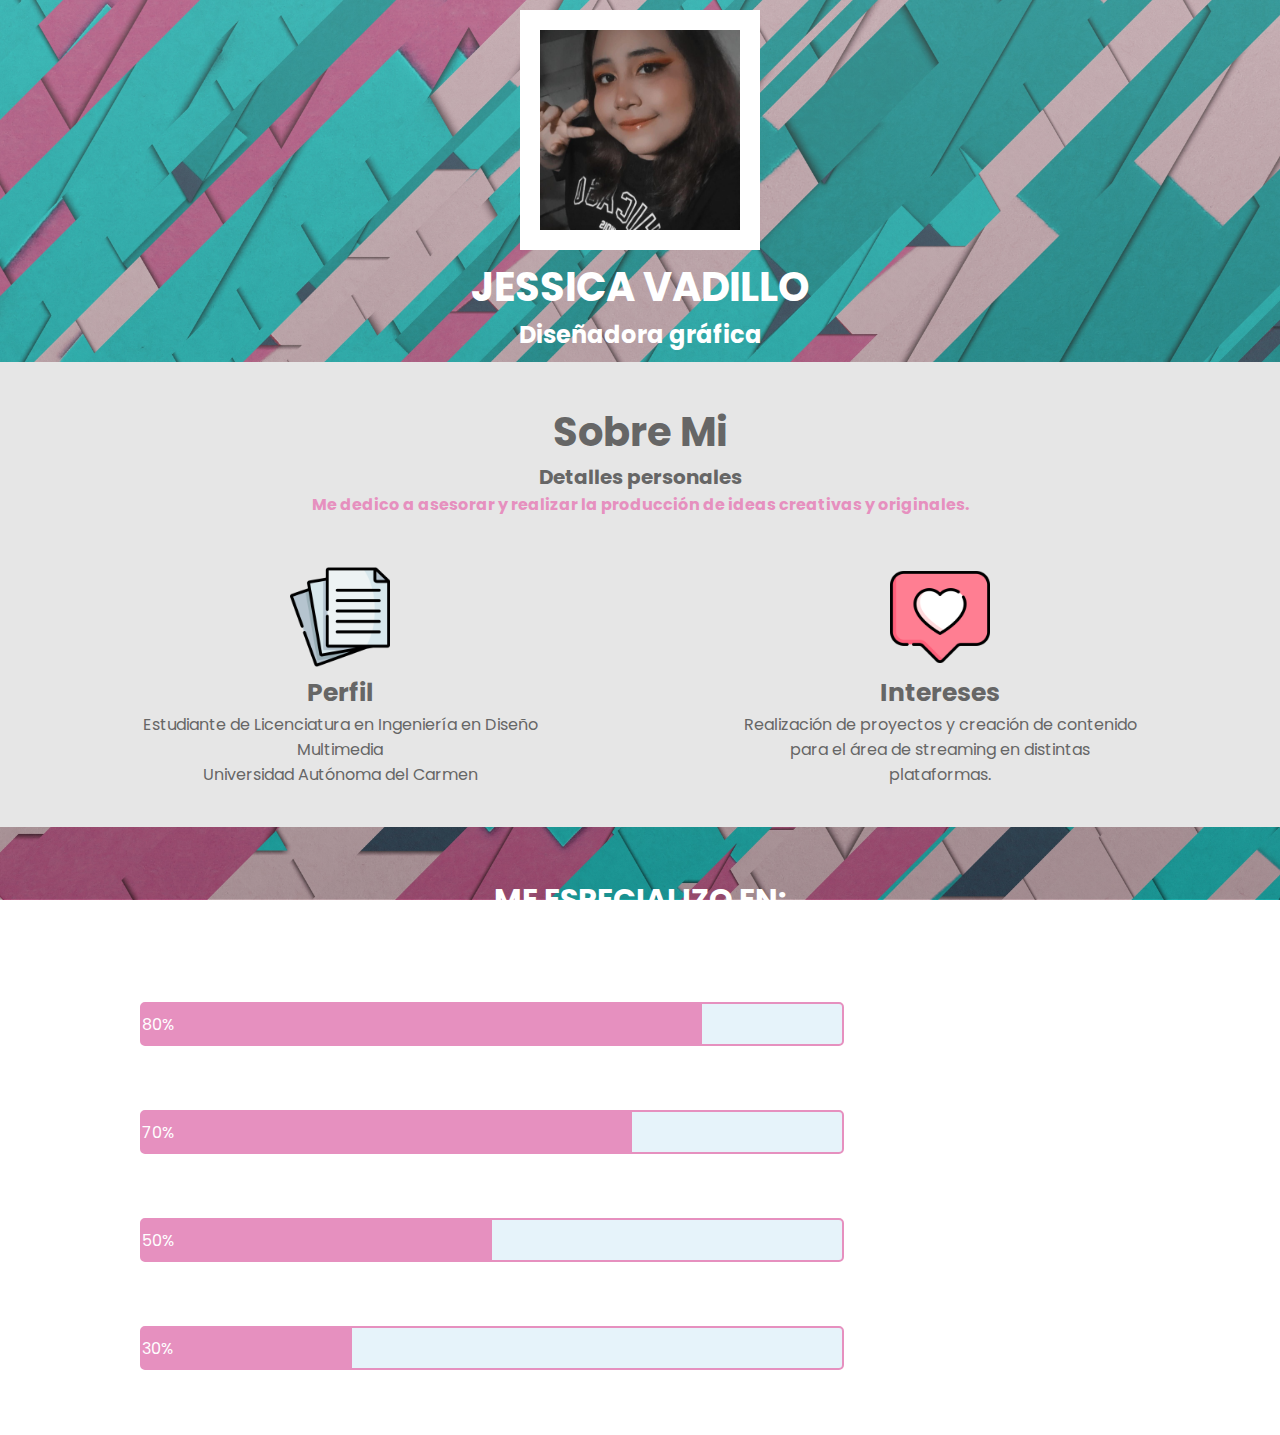
<file: index.html>
<!DOCTYPE html>
<head>
    <meta charset="UTF-8">
    <link rel="stylesheet" href="styles.css">
    <link rel="preconnect" href="https://fonts.googleapis.com">
<link rel="preconnect" href="https://fonts.gstatic.com" crossorigin>
<link href="https://fonts.googleapis.com/css2?family=Poppins:ital,wght@0,100;0,300;1,100;1,300&display=swap" rel="stylesheet">
    <meta name"viewport" content="width=device-width, initial-scale=1.0">
    <title>CURRÍCULUM JESSICA VADILLO</title>
</head>
<body>
    <section class="inicio" id="inicio">
        <div class="contenido-seccion">
            <header>
                <img src="Perfil.jpg" alt="Foto de Perfil" width="200" heigh="200" class="fpor" border="20px">
            <h1 class="Nombre">JESSICA VADILLO</h1>
            <h2 class="Profesion">Diseñadora gráfica</h2>
        </div>
    </header>

    <section class="sobremi" id="sobremi">
        <div class="contenido-seccion">
            <h2 class="titulo-seccion">Sobre Mi</h2>
            <h3>Detalles personales</h3>

            <p class="especial">Me dedico a asesorar y realizar la producción de ideas creativas y originales.</p>
            <div class="fila">
                <div class="col">
                    <img src="Papel.png" alt="Perfil" width="100" heigh="100" class="fpor">
                    <p class="Perfil">Perfil</p>
                    <p>Estudiante de Licenciatura en Ingeniería en Diseño Multimedia</p>
                    <p>Universidad Autónoma del Carmen</p>
                </div>
                <div class="col">
                    <img src="Megusta.png" alt="Intereses" width="100" heigh="100" class="fpor">
                    <p class="Intereses">Intereses</p>
                    <p>Realización de proyectos y creación de contenido para el área de streaming en distintas plataformas.</p>
                </div>
            </div>
        </div>
    </section>
    <section class="habilidades" id="habilidades">
        <div class="contenido-seccion">
            <h2 class="titulo-seccion">Me especializo en:</h2>
            <h3 class="Illustrator">Illustrator</h3>
            <div class="container">
                <div class="progress">
                  <div class="progress-bar" role="progressbar" style="width:80%">
                  80%
                  </div>
                </div>
              </div> 
              <h3 class="Photoshop">Photoshop</h3>
            <div class="container">
                <div class="progress">
                  <div class="progress-bar" role="progressbar" style="width:70%">
                  70%
                  </div>
                </div>
              </div> 
              <h3 class="Blender">Blender</h3>
            <div class="container">
                <div class="progress">
                  <div class="progress-bar" role="progressbar" style="width:50%">
                  50%
                  </div>
                </div>
              </div> 
              <h3 class="HTML">HTML</h3>
            <div class="container">
                <div class="progress">
                  <div class="progress-bar" role="progressbar" style="width:30%">
                  30%
                  </div>
                </div>
              </div> 
</body>
</file>
<file: styles.css>
@import url('https://fonts.googleapis.com/css2?family=Poppins:ital,wght@0,100;0,300;1,100;1,300&display=swap');
  *{
  font-family: 'Poppins', sans-serif;
  margin:0%;
  padding:0%;
  }
  html{
    scroll-behavior: smooth;
}
.inicio{
  text-align: center;
  background: linear-gradient(rgba(141, 139, 139, 0.3), rgba(24, 23, 23, 0.3)),
  url("Fondo.jpg");
  background-size: cover;
  background-attachment: fixed;
  background-position: center;
  color: #fff;
}
.inicio .contenido-seccion .Nombre{
  font-size: 40px;
}
.inicio .contenido-seccion{
  max-width: 1000px;
  margin: auto;
  text-align: center;
  padding: 10px;
}
.sobremi{
  background-color: #e6e6e6;
  padding: 30px;
  text-align: center;
}

.sobremi .contenido-seccion h2{
  font-size: 40px;
  color:#666;
}
.sobremi .contenido-seccion h3{
  font-size: 20px;
  color:#666;
}
.sobremi .contenido-seccion .especial{
  color: #e690bf;
  font-weight: bold;
  margin-bottom: 50px;
}
.sobremi .contenido-seccion .Perfil{
  color:#666;
  font-size: 25px;
  font-weight:bold;
}
.sobremi .contenido-seccion p{
  max-width: 700px;
  margin: auto;
  color: #666;
}
.sobremi .contenido-seccion .Intereses{
  color:#666;
  font-size: 25px;
  font-weight:bold;
}
.sobremi .contenido-seccion .fila{
  display: flex;
  margin-top: 30px;
  justify-content: space-between;
}
.sobremi .contenido-seccion .fila .col{
  width: 40%;
}
.habilidades{
  padding:50px;
  text-align: center;
  align-items: center;
  background: linear-gradient(rgba(141, 139, 139, 0.3), rgba(24, 23, 23, 0.3)),
  url("Fondo.jpg");
  background-size: cover;
  background-attachment: fixed;
  background-position: center center;
  color: #fff;
}
.habilidades .contenido-seccion{
  max-width: 1000px;
  margin: auto;
  padding: 0px;
}
.habilidades .contenido-seccion h2{
  text-transform: uppercase;
  font-size: 30px;
  padding-bottom: 30px;
}
.habilidades .contenido-seccion h3{
  text-align: left;
  padding:10px;
}
.progress {
  height: 40px;
  width: 70%;
  border: 2px solid #e690bf;
  border-radius: 5px;
  background-color: #e6f3fa;
  margin-bottom: 15px;
  align-items: center;
}
.progress-bar {
  height: 100%;
  background: #e690bf;
  display: flex;
  transition: width 0.25s;
  align-items: center;
}
</file>
